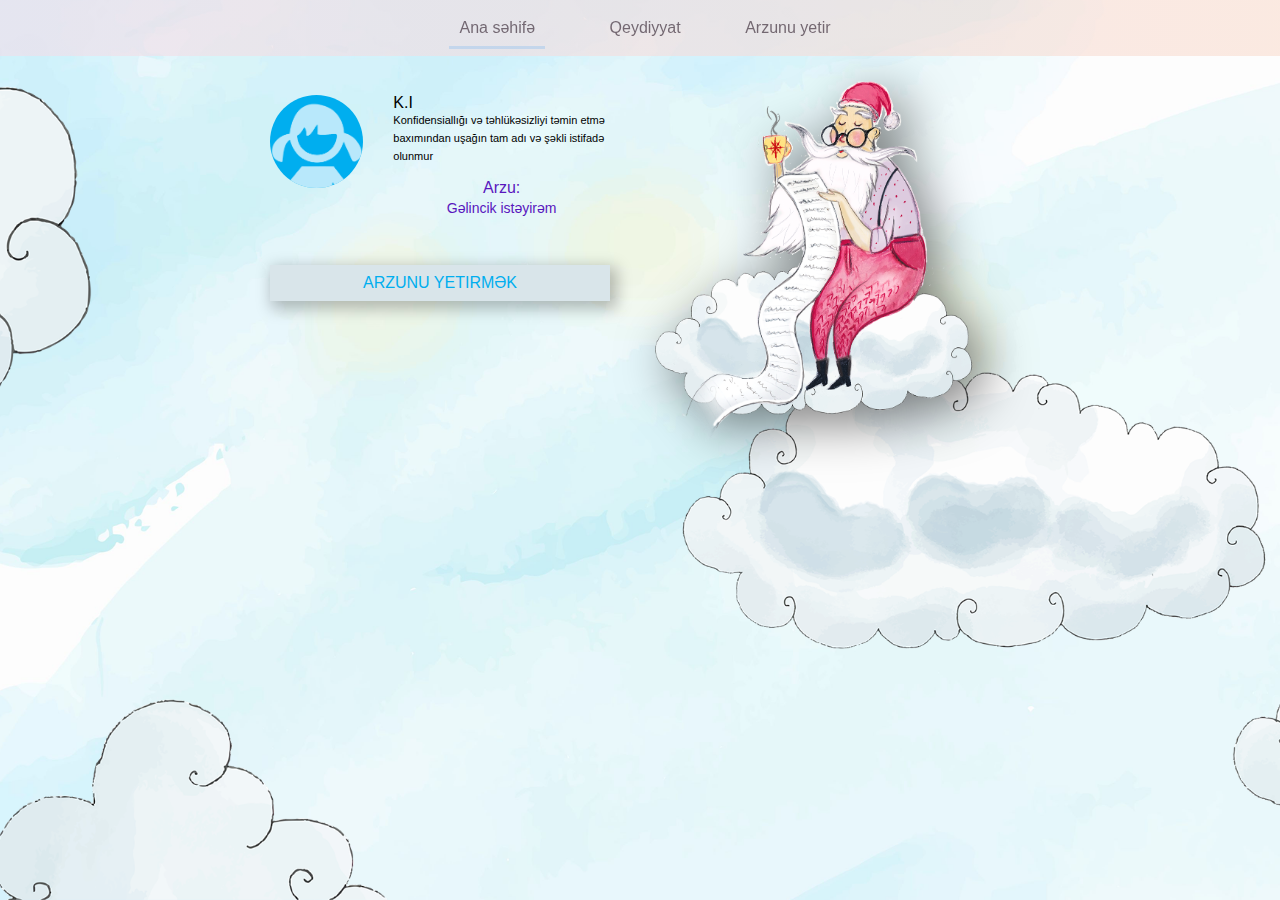
<file: dream.html>
<!DOCTYPE html>
<html lang="en">
<head>
  <meta charset="utf-8">
  <meta name="viewport" content="width=device-width, initial-scale=1, shrink-to-fit=no">

  <title>Qanadlandır</title>

  <link rel="stylesheet" type="text/css" href="css/main.css">
</head>
<body>
  <div class="full-screen-dream">
    <nav class="main-nav">
			<div class="hamburger" onclick="openNav()">
				<div></div>
				<div></div>
				<div></div>
			</div>

			<div class="main-nav-links">
				<a href="index.html" class="selected">Ana səhifə</a>
				<a href="register.html">Qeydiyyat</a>
				<a href="dream.html">Arzunu yetir</a>
			</div>
		</nav>

		<div id="nav-phones" class="overlay">
			<a href="javascript:void(0)" class="closebtn" onclick="closeNav()">&times;</a>
			<div class="overlay-content">
				<a href="index.html" class="selected">Ana səhifə</a>
				<a href="register.html">Qeydiyyat</a>
				<a href="dream.html">Arzunu yetir</a>
			</div>
		</div>


    <div class="container">
      <div class="row">
        <div class="col-6">
            <div class="row">
              <div class="col-4">
                <div class="profile-photo">
                  <img src="images/girl.png" alt="Profile Photo" class="img-responsive">
                </div>
              </div>
              <div class="col-8 dream-details">
                <h1>K.I</h1>
                <small>Konfidensiallığı və təhlükəsizliyi təmin etmə baxımından uşağın tam adı və şəkli istifadə olunmur</small>
                <h2>Arzu:</h2>
                <h3>Gəlincik istəyirəm</h3>
              </div>
            </div>
            <div class="row">
              <div class="col-12">
                <a href="#" class="dream-click">Arzunu yetirmək</a>
              </div>
            </div>
        </div>
        <div class="col-6">
          <img src="images/dedushka-moroz.png" alt="Dedushka Moroz" class="img-responsive dedushka-moroz">
        </div>
      </div>
    </div>
  </div>
  <script src="js/jquery-3.2.1.min.js"></script>
  <script>
  function openNav() {
    document.getElementById("nav-phones").style.width = "100%";
  }

  function closeNav() {
    document.getElementById("nav-phones").style.width = "0%";
  }
  </script>
</body>
</html>
</file>
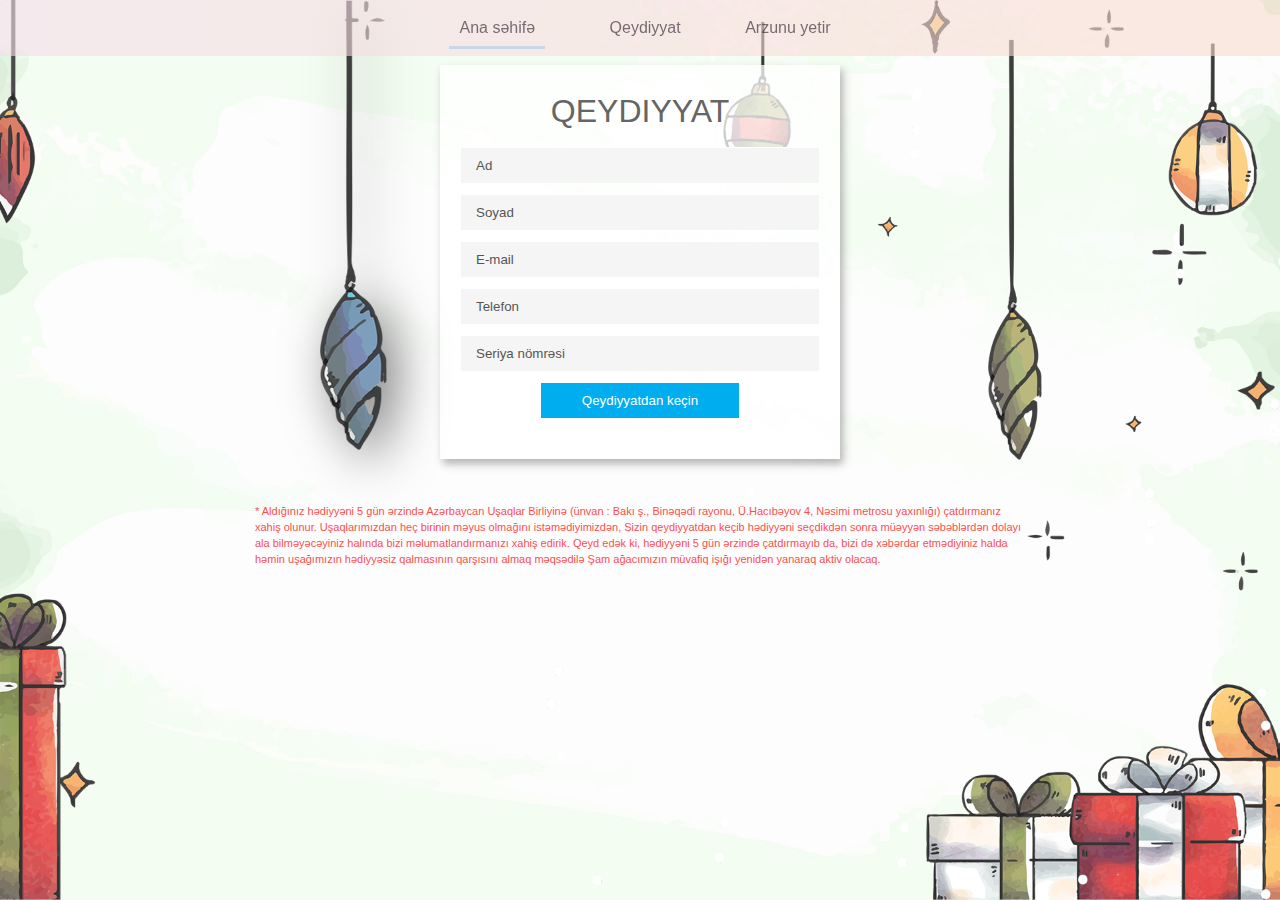
<file: register.html>
<!DOCTYPE html>
<html lang="en">
<head>
	<meta charset="utf-8">
	<meta name="viewport" content="width=device-width, initial-scale=1, shrink-to-fit=no">

	<title>Qanadlandır</title>

	<link rel="stylesheet" type="text/css" href="css/main.css">
</head>
<body>
	<div class="full-screen-register">
		<nav class="main-nav">
			<div class="hamburger" onclick="openNav()">
				<div></div>
				<div></div>
				<div></div>
			</div>

			<div class="main-nav-links">
				<a href="index.html" class="selected">Ana səhifə</a>
				<a href="register.html">Qeydiyyat</a>
				<a href="dream.html">Arzunu yetir</a>
			</div>
		</nav>

		<div id="nav-phones" class="overlay">
			<a href="javascript:void(0)" class="closebtn" onclick="closeNav()">&times;</a>
			<div class="overlay-content">
				<a href="index.html" class="selected">Ana səhifə</a>
				<a href="register.html">Qeydiyyat</a>
				<a href="dream.html">Arzunu yetir</a>
			</div>
		</div>

		<img src="images/iqrushki.png" alt="Iqrushki" class="iqrushki">

		<form class="transparent-paper">
			<h1>Qeydiyyat</h1>
			<input type="text" placeholder="Ad">
			<input type="text" placeholder="Soyad">
			<input type="email" placeholder="E-mail">
			<input type="tel" placeholder="Telefon">
			<input type="text" placeholder="Seriya nömrəsi">
			<input type="submit" value="Qeydiyyatdan keçin">
		</form>

		<div class="container">
			<div class="row">
				<div class="col-12">
					<small class="red-text">* Aldığınız hədiyyəni 5 gün ərzində Azərbaycan Uşaqlar Birliyinə (ünvan : Bakı ş., Binəqədi rayonu, Ü.Hacıbəyov 4, Nəsimi metrosu yaxınlığı) çatdırmanız xahiş olunur. Uşaqlarımızdan heç birinin məyus olmağını istəmədiyimizdən, Sizin qeydiyyatdan keçib hədiyyəni seçdikdən sonra müəyyən səbəblərdən dolayı ala bilməyəcəyiniz halında bizi məlumatlandırmanızı xahiş edirik. Qeyd edək ki, hədiyyəni 5 gün ərzində çatdırmayıb da, bizi də xəbərdar etmədiyiniz halda həmin uşağımızın hədiyyəsiz qalmasının qarşısını almaq məqsədilə Şam ağacımızın müvafiq işığı yenidən yanaraq aktiv olacaq.</small>

				</div>
			</div>
		</div>
	</div>
	<script src="js/jquery-3.2.1.min.js"></script>
	<script>
	function openNav() {
		document.getElementById("nav-phones").style.width = "100%";
	}

	function closeNav() {
		document.getElementById("nav-phones").style.width = "0%";
	}
	</script>
</body>
</html>
</file>
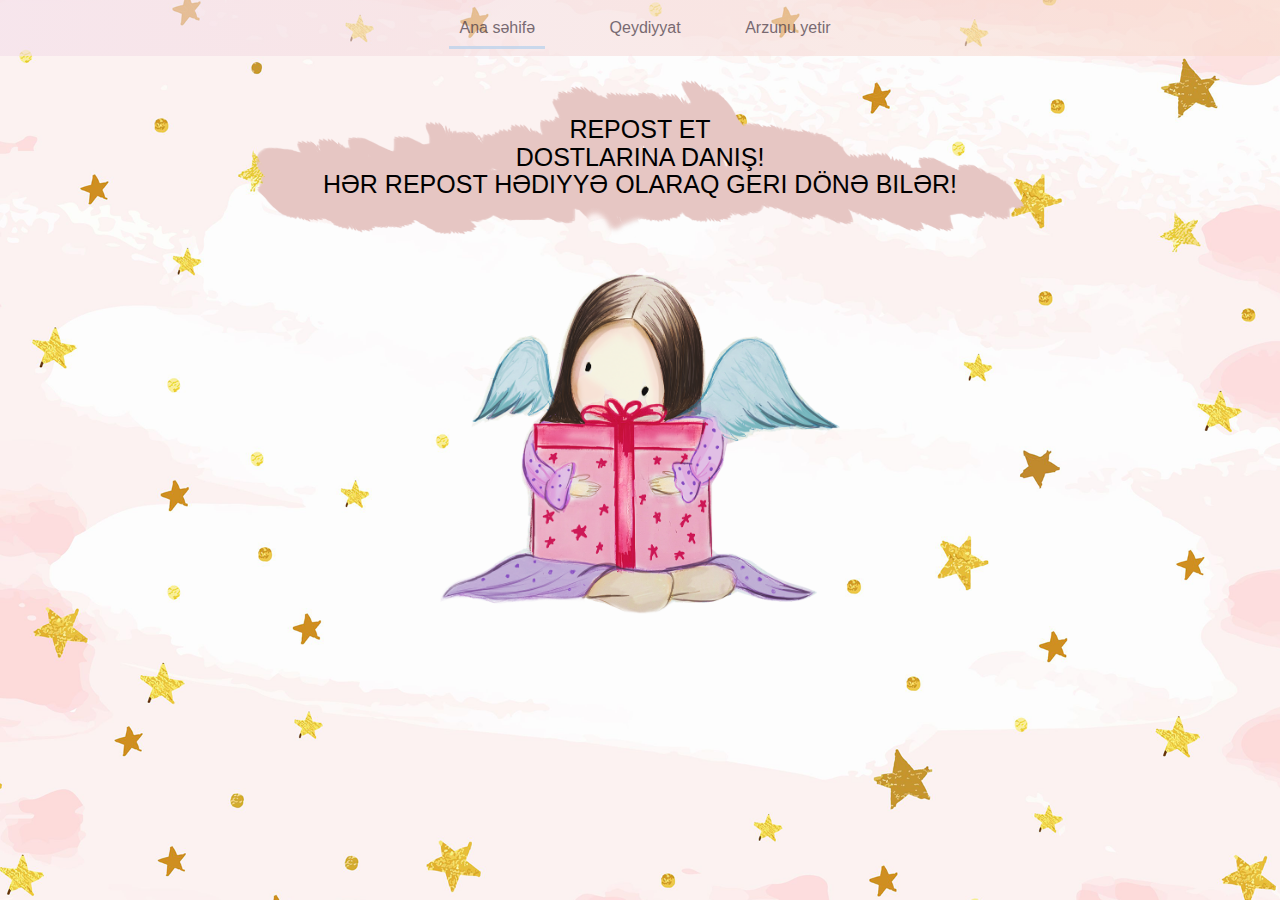
<file: repost.html>
<!DOCTYPE html>
<html lang="en">
<head>
  <meta charset="utf-8">
  <meta name="viewport" content="width=device-width, initial-scale=1, shrink-to-fit=no">

  <title>Qanadlandır</title>

  <link rel="stylesheet" type="text/css" href="css/main.css">
</head>
<body>
  <div class="full-screen-repost">
    <nav class="main-nav">
			<div class="hamburger" onclick="openNav()">
				<div></div>
				<div></div>
				<div></div>
			</div>

			<div class="main-nav-links">
				<a href="index.html" class="selected">Ana səhifə</a>
				<a href="register.html">Qeydiyyat</a>
				<a href="dream.html">Arzunu yetir</a>
			</div>
		</nav>

		<div id="nav-phones" class="overlay">
			<a href="javascript:void(0)" class="closebtn" onclick="closeNav()">&times;</a>
			<div class="overlay-content">
				<a href="index.html" class="selected">Ana səhifə</a>
				<a href="register.html">Qeydiyyat</a>
				<a href="dream.html">Arzunu yetir</a>
			</div>
		</div>


    <div class="container">
      <div class="row">
        <div class="col-12">
          <div class="repost-text">
            <img src="images/cloud-text.png" alt="Cloud for text">
            <h1>Repost et<br>
              Dostlarına danış!<br>
              Hər repost hədiyyə olaraq geri dönə bilər!</h1>
            </div>
          </div>
        </div>
        <div class="row">
          <div class="col-12">
            <img src="images/devocka.png" alt="X-mas girl" style="max-height: 340px;">
          </div>
        </div>
      </div>
    </div>
    <script src="js/jquery-3.2.1.min.js"></script>
    <script>
    function openNav() {
      document.getElementById("nav-phones").style.width = "100%";
    }

    function closeNav() {
      document.getElementById("nav-phones").style.width = "0%";
    }
    </script>
  </body>
  </html>
</file>
<file: css/main.css>
/* http://meyerweb.com/eric/tools/css/reset/ 
   v2.0 | 20110126
   License: none (public domain)
*/
html, body, div, span, applet, object, iframe, h1, h2, h3, h4, h5, h6, p, blockquote, pre, a, abbr, acronym, address, big, cite, code, del, dfn, em, img, ins, kbd, q, s, samp, small, strike, strong, sub, sup, tt, var, b, u, i, center, dl, dt, dd, ol, ul, li, fieldset, form, label, legend, table, caption, tbody, tfoot, thead, tr, th, td, article, aside, canvas, details, embed, figure, figcaption, footer, header, hgroup, menu, nav, output, ruby, section, summary, time, mark, audio, video {
  margin: 0;
  padding: 0;
  border: 0;
  font-size: 100%;
  font: inherit;
  vertical-align: baseline; }

/* HTML5 display-role reset for older browsers */
article, aside, details, figcaption, figure, footer, header, hgroup, menu, nav, section {
  display: block; }

body {
  line-height: 1; }

ol, ul {
  list-style: none; }

blockquote, q {
  quotes: none; }

blockquote:before, blockquote:after {
  content: '';
  content: none; }

q:before, q:after {
  content: '';
  content: none; }

table {
  border-collapse: collapse;
  border-spacing: 0; }

* {
  box-sizing: border-box; }

.row::after {
  content: "";
  clear: both;
  display: table; }

[class*="col-"] {
  float: left;
  padding: 15px; }

/* For mobile phones: */
[class*="col-"] {
  width: 100%; }

@media only screen and (min-width: 600px) {
  /* For tablets: */
  .col-m-1 {
    width: 8.33%; }

  .col-m-2 {
    width: 16.66%; }

  .col-m-3 {
    width: 25%; }

  .col-m-4 {
    width: 33.33%; }

  .col-m-5 {
    width: 41.66%; }

  .col-m-6 {
    width: 50%; }

  .col-m-7 {
    width: 58.33%; }

  .col-m-8 {
    width: 66.66%; }

  .col-m-9 {
    width: 75%; }

  .col-m-10 {
    width: 83.33%; }

  .col-m-11 {
    width: 91.66%; }

  .col-m-12 {
    width: 100%; } }
@media only screen and (min-width: 768px) {
  /* For desktop: */
  .col-1 {
    width: 8.33%; }

  .col-2 {
    width: 16.66%; }

  .col-3 {
    width: 25%; }

  .col-4 {
    width: 33.33%; }

  .col-5 {
    width: 41.66%; }

  .col-6 {
    width: 50%; }

  .col-7 {
    width: 58.33%; }

  .col-8 {
    width: 66.66%; }

  .col-9 {
    width: 75%; }

  .col-10 {
    width: 83.33%; }

  .col-11 {
    width: 91.66%; }

  .col-12 {
    width: 100%; } }
/*************************/
/*	Variables and Mixins
/*************************/
@keyframes fly {
  0% {
    transform: translate(0, 0); }
  50% {
    transform: translate(0, 12px); }
  100% {
    transform: translate(0, 0); } }
@keyframes swing {
  0% {
    transform: rotate(-3deg);
    transform-origin: top center; }
  50% {
    transform: rotate(3deg);
    transform-origin: top center; }
  100% {
    transform: rotate(-3deg);
    transform-origin: top center; } }
/*************************/
/*	Base Elements
/*************************/
* {
  box-sizing: border-box; }

small {
  font-size: 11px;
  line-height: 1.45; }

img {
  max-width: 100%;
  height: auto; }

/*************************/
/*	General Classes
/*************************/
.container {
  max-width: 800px;
  margin: 0 auto; }
  .container:after {
    content: "";
    display: table;
    clear: both; }

.red-text {
  display: block;
  margin: 30px 0 5px;
  color: #ff4d4d; }

.hamburger {
  display: inline-block;
  cursor: pointer;
  padding: 0 5px; }
  .hamburger div {
    width: 30px;
    height: 3px;
    background-color: #333;
    margin: 6px 0;
    transition: 0.4s; }

/*************************/
/*	Body and Full Screen
/*************************/
html, body, .full-screen, .full-screen-index, .full-screen-register, .full-screen-dream, .full-screen-repost {
  margin: 0;
  padding: 0;
  width: 100%;
  min-height: 100vh;
  font-family: sans-serif;
  line-height: 1; }

.full-screen, .full-screen-index, .full-screen-register, .full-screen-dream, .full-screen-repost {
  background-color: white;
  background-image: url(../images/bg.jpg);
  background-repeat: no-repeat;
  background-position: center center;
  background-attachment: fixed;
  -webkit-background-size: cover;
  -moz-background-size: cover;
  -o-background-size: cover;
  background-size: cover;
  padding-top: 65px; }

.full-screen-index .container {
  text-align: center; }

.full-screen-register {
  background-image: url(../images/iqrushki-2.png), url(../images/podarki.png), url(../images/fon-3.png); }
  .full-screen-register .iqrushki {
    position: absolute;
    top: 0;
    left: 30%;
    height: 18vh;
    -webkit-filter: drop-shadow(12px 12px 25px rgba(0, 0, 0, 0.5));
    -ms-filter: "progid:DXImageTransform.Microsoft.Dropshadow(OffX=12, OffY=12, Color='#444')";
    filter: "progid:DXImageTransform.Microsoft.Dropshadow(OffX=12, OffY=12, Color='#444')";
    animation: swing 4s;
    animation-timing-function: ease-in-out;
    animation-iteration-count: infinite; }

.full-screen-dream {
  background-image: url(../images/oblaka.png), url(../images/fon-2.png);
  /* Arzu */ }
  .full-screen-dream .dedushka-moroz {
    -webkit-filter: drop-shadow(12px 12px 25px rgba(0, 0, 0, 0.5));
    -ms-filter: "progid:DXImageTransform.Microsoft.Dropshadow(OffX=12, OffY=12, Color='#444')";
    filter: "progid:DXImageTransform.Microsoft.Dropshadow(OffX=12, OffY=12, Color='#444')";
    animation: fly 2s;
    animation-timing-function: ease;
    animation-iteration-count: infinite; }
  .full-screen-dream .dream-details h2, .full-screen-dream .dream-details h3 {
    color: #5916be;
    text-align: center; }
  .full-screen-dream .dream-details h2 {
    font-size: 16px;
    margin: 15px 0 5px; }
  .full-screen-dream .dream-details h3 {
    font-size: 14px;
    margin: 5px 0 20px; }
  .full-screen-dream .profile-photo {
    background-color: #00aeef;
    border-radius: 50%;
    overflow: hidden;
    position: relative;
    width: 100%;
    padding-top: 100%; }
    .full-screen-dream .profile-photo img {
      width: 100%;
      position: absolute;
      top: 0;
      right: 0;
      bottom: 0;
      left: 0; }
  .full-screen-dream .dream-click {
    display: block;
    width: 100%;
    background: #d9e5ea;
    text-decoration: none;
    text-transform: uppercase;
    color: #00aeef;
    padding: 10px;
    margin: 0;
    text-align: center;
    box-shadow: 4px 5px 15px 3px rgba(0, 0, 0, 0.25);
    transition: 0.2s ease; }
  .full-screen-dream .dream-click:hover {
    box-shadow: 4px 5px 5px 1px rgba(0, 0, 0, 0.25); }

.full-screen-repost {
  background-image: url(../images/fon-4.png); }
  .full-screen-repost .container {
    text-align: center; }

/*************************/
/*	Navigation
/*************************/
.main-nav {
  position: absolute;
  top: 0;
  left: 0;
  right: 0;
  z-index: 1;
  display: block;
  width: 100%;
  padding: 10px;
  background-color: rgba(243, 221, 233, 0.6);
  background: rgba(243, 221, 233, 0.6);
  /* Old browsers */
  background: -moz-linear-gradient(left, rgba(243, 221, 233, 0.6) 0%, rgba(249, 220, 206, 0.6) 100%);
  /* FF3.6-15 */
  background: -webkit-linear-gradient(left, rgba(243, 221, 233, 0.6) 0%, rgba(249, 220, 206, 0.6) 100%);
  /* Chrome10-25,Safari5.1-6 */
  background: linear-gradient(to right, rgba(243, 221, 233, 0.6) 0%, rgba(249, 220, 206, 0.6) 100%);
  /* W3C,IE10+,FF16+,Chrome26+,Opera12+,Safari7+*/
  filter: progid:DXImageTransform.Microsoft.gradient( startColorstr='#f3dde9', endColorstr='#f9dcce',GradientType=0.6 );
  /* IE6-9 */ }
  .main-nav a {
    margin: 0 30px;
    text-decoration: none;
    opacity: 0.7;
    color: #433440;
    font-size: 16px; }
  .main-nav .main-nav-links {
    display: none; }
  .main-nav span {
    color: #433440;
    display: block; }
  .main-nav .selected {
    padding: 10px;
    border-bottom: 3px solid #b6d1ed; }

.overlay {
  height: 100%;
  width: 0;
  position: fixed;
  z-index: 1;
  top: 0;
  left: 0;
  background-color: #f3dde9;
  background-color: rgba(243, 221, 233, 0.9);
  background: rgba(243, 221, 233, 0.8);
  /* Old browsers */
  background: -moz-linear-gradient(left, rgba(243, 221, 233, 0.8) 0%, rgba(249, 220, 206, 0.8) 100%);
  /* FF3.6-15 */
  background: -webkit-linear-gradient(left, rgba(243, 221, 233, 0.8) 0%, rgba(249, 220, 206, 0.8) 100%);
  /* Chrome10-25,Safari5.1-6 */
  background: linear-gradient(to right, rgba(243, 221, 233, 0.8) 0%, rgba(249, 220, 206, 0.8) 100%);
  /* W3C,IE10+,FF16+,Chrome26+,Opera12+,Safari7+*/
  filter: progid:DXImageTransform.Microsoft.gradient( startColorstr='#f3dde9', endColorstr='#f9dcce',GradientType=0.8 );
  /* IE6-9 */
  overflow-x: hidden;
  transition: 0.5s; }

.overlay-content {
  position: relative;
  top: 25%;
  width: 100%;
  text-align: center;
  margin-top: 30px; }

.overlay a {
  padding: 8px;
  text-decoration: none;
  font-size: 36px;
  color: #818181;
  display: block;
  transition: 0.3s; }

.overlay a:hover, .overlay a:focus {
  color: #00aeef; }

.overlay .closebtn {
  position: absolute;
  top: 20px;
  right: 45px;
  font-size: 50px; }

@media screen and (max-height: 450px) {
  .overlay a {
    font-size: 20px; }

  .overlay .closebtn {
    font-size: 40px;
    top: 15px;
    right: 35px; } }
/*************************/
/*	Divs and Forms
/*************************/
.transparent-paper {
  display: block;
  max-width: 400px;
  width: 100%;
  margin: auto;
  padding: 30px 20px;
  color: #656565;
  background: rgba(255, 255, 255, 0.75);
  box-shadow: 3px 5px 8px 0 rgba(102, 102, 102, 0.49);
  border-radius: 0;
  /* Qeydiyyat */ }
  .transparent-paper h1 {
    text-align: center;
    margin: 0 0 20px;
    text-transform: uppercase;
    font-size: 32px; }
  .transparent-paper input {
    width: 100%;
    display: block;
    margin: 10px auto;
    background: #f5f5f5;
    border: 1px solid #fff;
    border-radius: 0;
    padding: 10px 15px;
    caret-color: #b6d1ed; }
  .transparent-paper input:focus {
    border: 1px solid #00aeef; }
  .transparent-paper input::placeholder {
    color: #555; }
  .transparent-paper input[type="submit"] {
    background: #00aeef;
    color: #fff;
    max-width: 200px; }

.repost-text {
  position: relative; }
  .repost-text h1 {
    position: absolute;
    text-transform: uppercase;
    line-height: 1.1;
    font-size: 10px;
    top: 22%;
    margin: 0 auto;
    width: 100%; }

/*************************/
/*	Xmas Tree
/*************************/
.yelka-container {
  width: auto;
  display: inline-block;
  text-align: center;
  margin: 0 auto;
  position: relative; }
  .yelka-container .yelka {
    max-height: calc(100vh - 100px); }
  .yelka-container #lights-grid {
    width: 100%;
    display: block;
    position: absolute;
    top: 14%;
    left: 1%;
    right: 0;
    bottom: 20%;
    text-align: center; }
    .yelka-container #lights-grid .bulb {
      cursor: pointer;
      display: inline-block;
      text-decoration: none;
      width: calc(1% + 10px);
      height: calc(1% + 10px);
      margin: auto;
      background-color: red;
      border-radius: 50%;
      animation-fill-mode: both;
      animation-iteration-count: infinite;
      background: #00f7a5;
      box-shadow: 0px 2.5px 30px 3px #00f7a5;
      animation-name: flash-1;
      animation-duration: 2s; }
      .yelka-container #lights-grid .bulb:nth-child(2n+1) {
        background: cyan;
        box-shadow: 0px 2.5px 30px 3px rgba(0, 255, 255, 0.5);
        animation-name: flash-2;
        animation-duration: 0.4s; }
      .yelka-container #lights-grid .bulb:nth-child(4n+2) {
        background: #f70094;
        box-shadow: 0px 2.5px 30px 3px #f70094;
        animation-name: flash-3;
        animation-duration: 1.1s; }
      .yelka-container #lights-grid .bulb:nth-child(odd) {
        animation-duration: 1.8s; }
      .yelka-container #lights-grid .bulb:nth-child(3n+1) {
        animation-duration: 1.4s; }

@keyframes flash-1 {
  0%, 100% {
    background: #00f7a5;
    box-shadow: 0px 2.5px 30px 3px #00f7a5; }
  50% {
    background: rgba(0, 247, 165, 0.6);
    box-shadow: 0px 2.5px 30px 3px rgba(0, 247, 165, 0.2); } }
@keyframes flash-2 {
  0%, 100% {
    background: cyan;
    box-shadow: 0px 2.5px 30px 3px cyan; }
  50% {
    background: rgba(0, 255, 255, 0.6);
    box-shadow: 0px 2.5px 30px 3px rgba(0, 255, 255, 0.2); } }
@keyframes flash-3 {
  0%, 100% {
    background: #f70094;
    box-shadow: 0px 2.5px 30px 3px #f70094; }
  50% {
    background: rgba(247, 0, 148, 0.6);
    box-shadow: 0px 2.5px 30px 3px rgba(247, 0, 148, 0.2); } }
/*************************/
/*	Media Queries
/*************************/
@media only screen and (min-width: 600px) {
  .main-nav {
    padding: 20px;
    text-align: center; }
    .main-nav .hamburger {
      display: none; }
    .main-nav .main-nav-links {
      display: block; } }
@media only screen and (min-width: 768px) {
  .full-screen-register .iqrushki {
    left: 20%;
    height: 40vh; }

  .repost-text h1 {
    line-height: 1.1;
    font-size: 25px;
    top: 22%; } }
@media only screen and (min-width: 1024px) {
  .full-screen-register .iqrushki {
    left: 25%;
    height: 50vh; } }

/*# sourceMappingURL=main.css.map */
</file>
